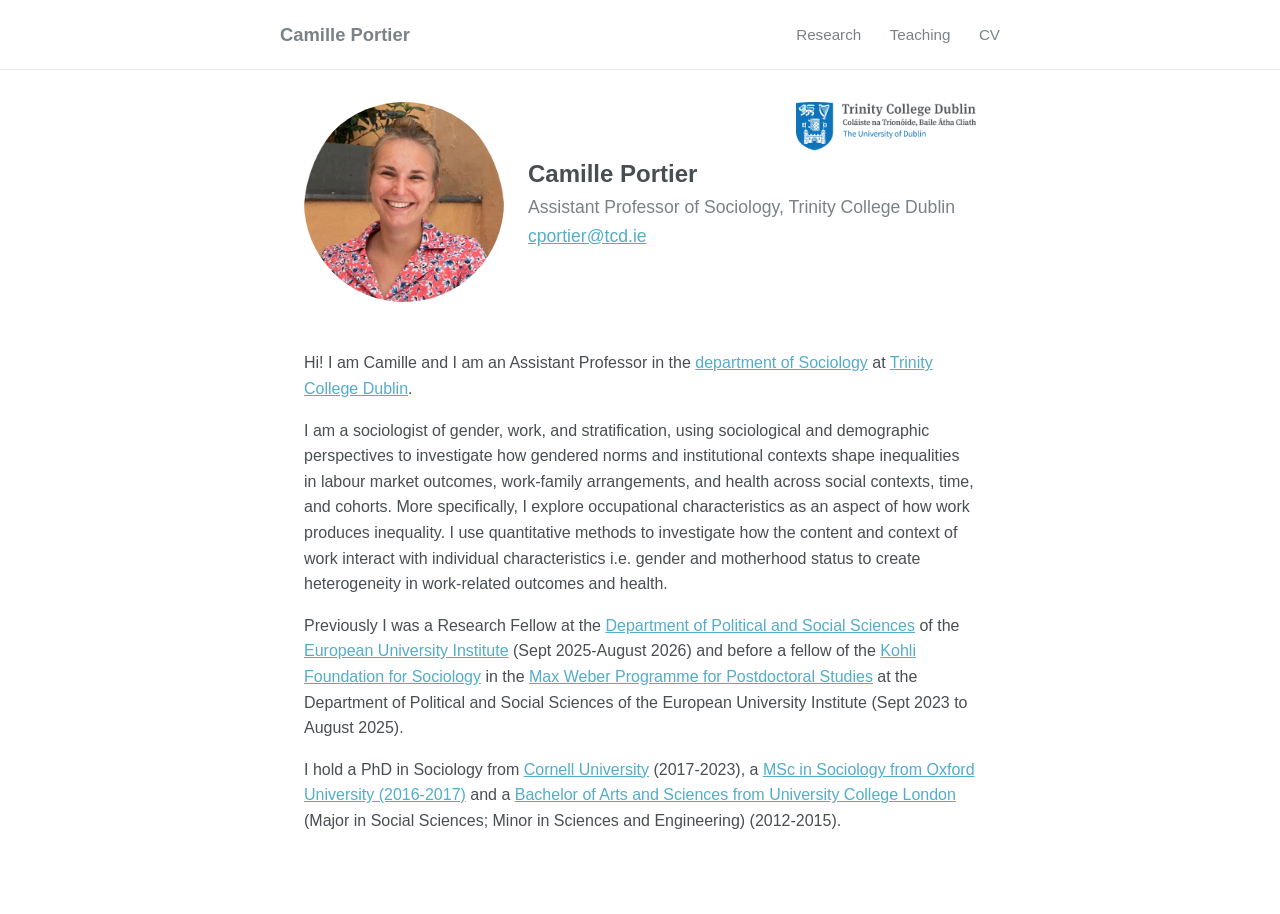
<file: index.html>
<!DOCTYPE html>
<html lang="en">
<head>
<meta charset="UTF-8">
<meta name="viewport" content="width=device-width, initial-scale=1">
<title>Camille Portier</title>
<link rel="icon" type="image/svg+xml" href="assets/images/favicon.svg">
<link rel="icon" type="image/png" href="assets/images/favicon-32.png" sizes="32x32">
<link rel="icon" type="image/png" href="assets/images/favicon-16.png" sizes="16x16">
<link rel="apple-touch-icon" href="assets/images/favicon-180.png">
<link rel="stylesheet" href="assets/css/site.css">
</head>
<body>

<header>
  <div class="nav-wrap">
    <a class="site-title" href="index.html">Camille Portier</a>
    <nav>
      <a href="research/index.html">Research</a>
      <a href="teaching/index.html">Teaching</a>
      <a href="assets/uploads/2026/05/portier_cv.pdf">CV</a>
    </nav>
  </div>
</header>

<main>
  <div class="profile">
    <img src="assets/images/camille.jpg" alt="Camille Portier">
    <div>
      <div class="name">Camille Portier</div>
      <div class="role">Assistant Professor of Sociology, Trinity College Dublin</div>
      <div class="role"><a href="mailto:cportier@tcd.ie">cportier@tcd.ie</a></div>
    </div>
    <a href="https://www.tcd.ie" class="inst-logo-link"><img src="assets/images/tcd-logo.png" alt="Trinity College Dublin" class="inst-logo"></a>
  </div>

  <p>Hi! I am Camille and I am an Assistant Professor in the <a href="https://www.tcd.ie/sociology/">department of Sociology</a> at <a href="https://www.tcd.ie">Trinity College Dublin</a>.</p>

  <p>I am a sociologist of gender, work, and stratification, using sociological and demographic perspectives to investigate how gendered norms and institutional contexts shape inequalities in labour market outcomes, work-family arrangements, and health across social contexts, time, and cohorts. More specifically, I explore occupational characteristics as an aspect of how work produces inequality. I use quantitative methods to investigate how the content and context of work interact with individual characteristics i.e. gender and motherhood status to create heterogeneity in work-related outcomes and health.</p>

  <p>Previously I was a Research Fellow at the <a href="https://www.eui.eu/en/academic-units/political-and-social-sciences">Department of Political and Social Sciences</a> of the <a href="https://www.eui.eu/en/home">European University Institute</a> (Sept 2025-August 2026) and before a fellow of the <a href="https://kohlifoundation.eu">Kohli Foundation for Sociology</a> in the <a href="https://www.eui.eu/en/academic-units/max-weber-programme-for-postdoctoral-studies">Max Weber Programme for Postdoctoral Studies</a> at the Department of Political and Social Sciences of the European University Institute (Sept 2023 to August 2025).</p>

  <p>I hold a PhD in Sociology from <a href="https://sociology.cornell.edu">Cornell University</a> (2017-2023), a <a href="https://www.sociology.ox.ac.uk/msc-sociology">MSc in Sociology from Oxford University (2016-2017)</a> and a <a href="https://www.ucl.ac.uk/arts-humanities/arts-sciences/study/undergraduate-study/arts-and-sciences-basc">Bachelor of Arts and Sciences from University College London</a> (Major in Social Sciences; Minor in Sciences and Engineering) (2012-2015).</p>
</main>

</body>
</html>
</file>
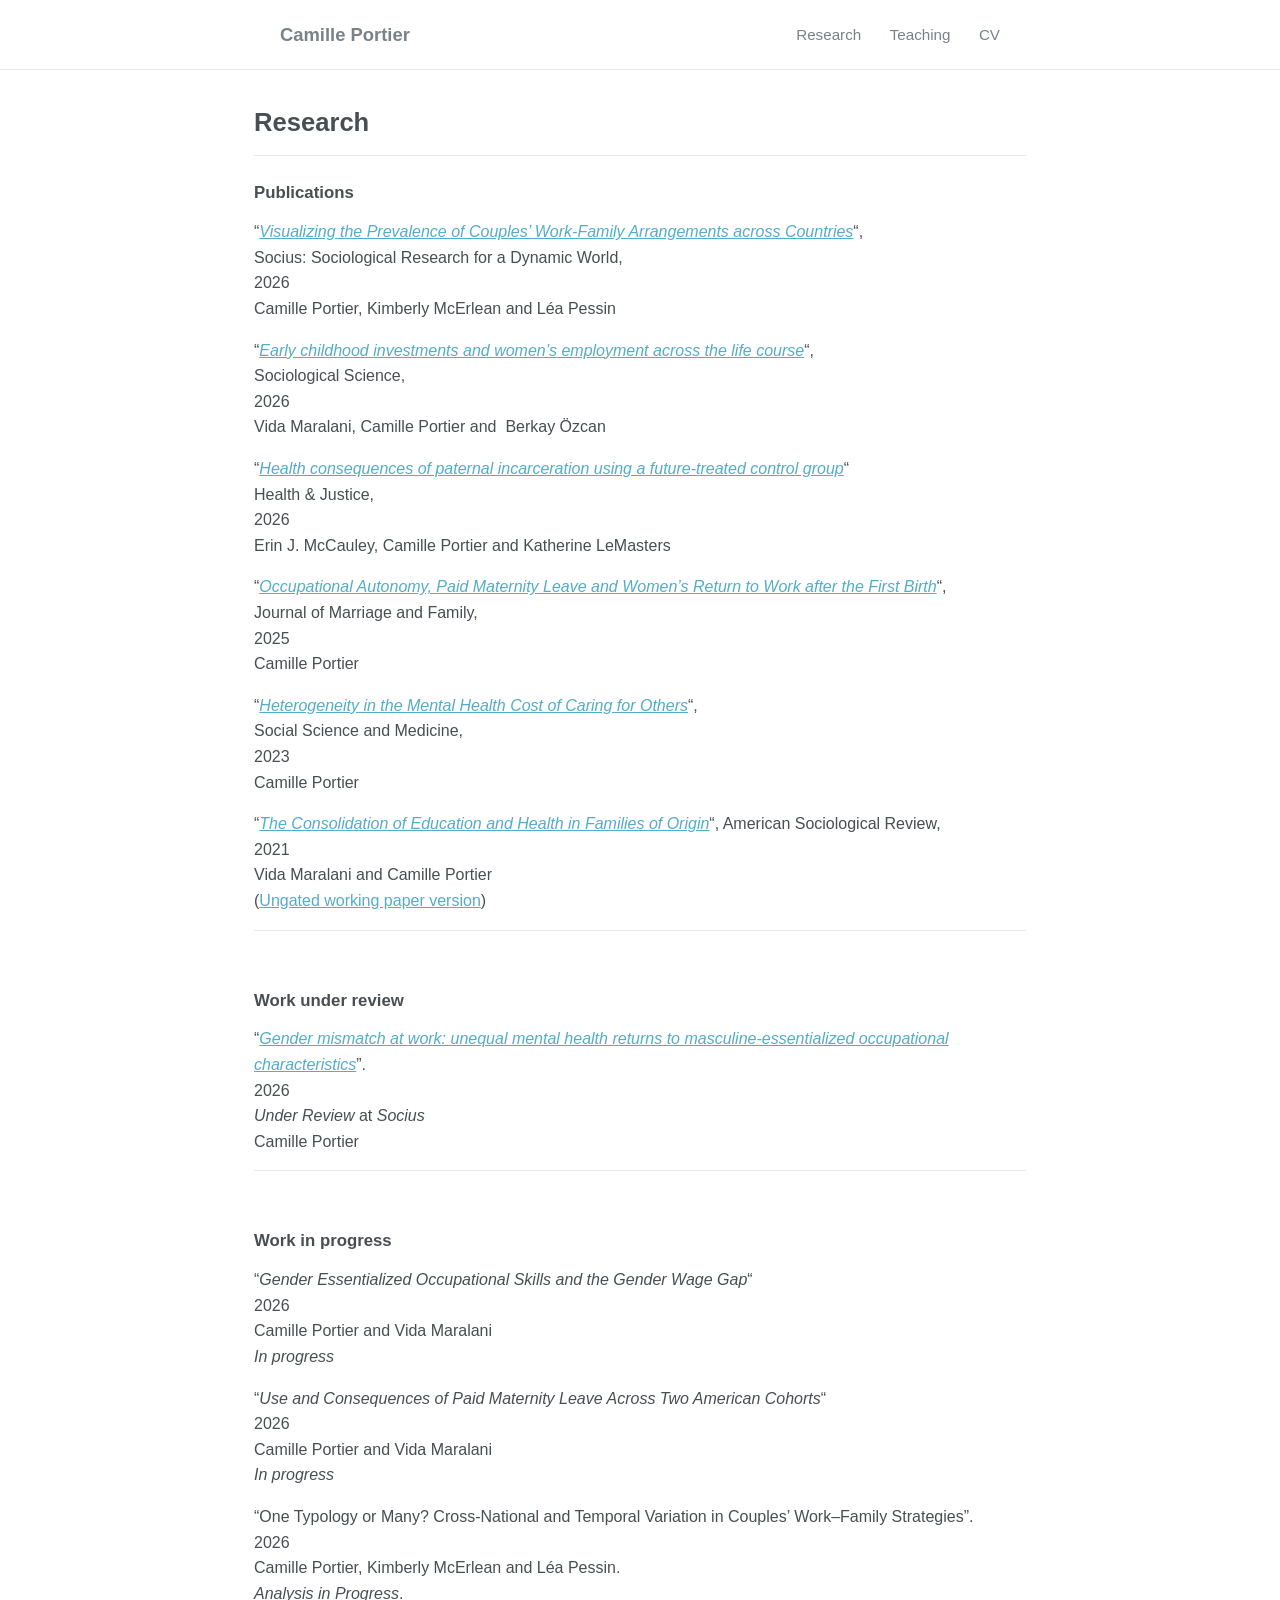
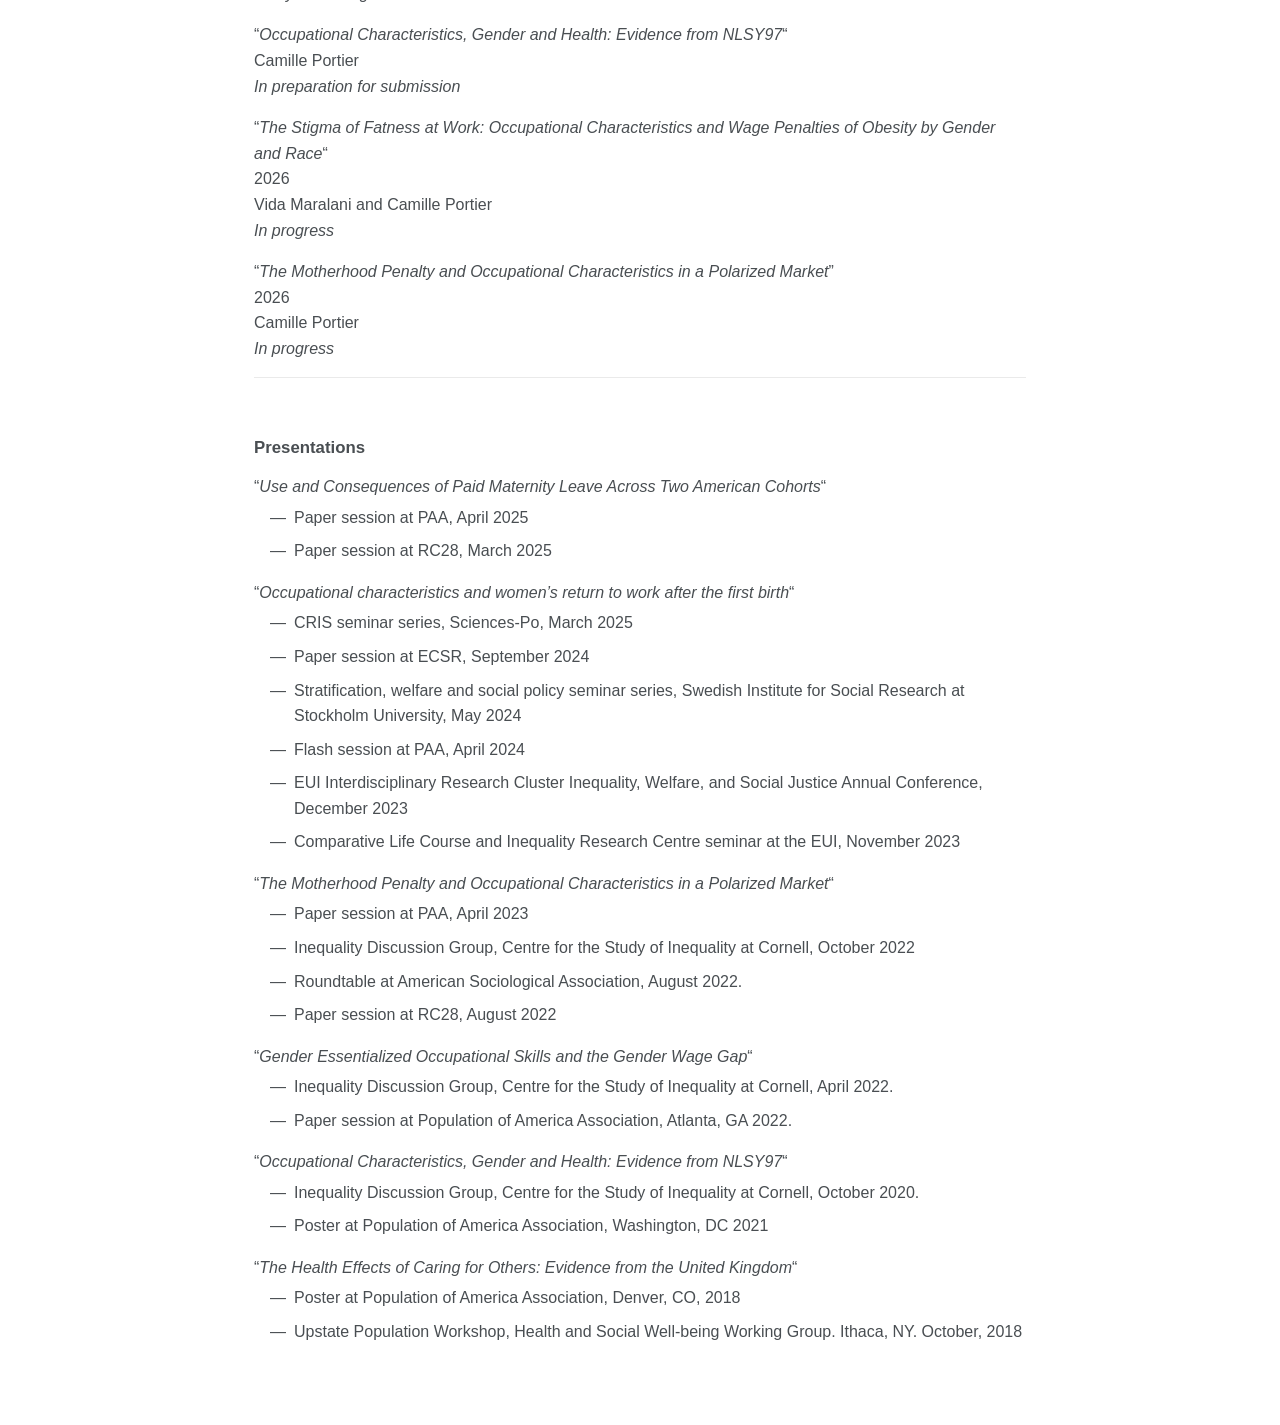
<file: research/index.html>
<!DOCTYPE html>
<html lang="en">
<head>
<meta charset="UTF-8">
<meta name="viewport" content="width=device-width, initial-scale=1">
<title>Research — Camille Portier</title>
<link rel="icon" type="image/svg+xml" href="../assets/images/favicon.svg">
<link rel="icon" type="image/png" href="../assets/images/favicon-32.png" sizes="32x32">
<link rel="icon" type="image/png" href="../assets/images/favicon-16.png" sizes="16x16">
<link rel="apple-touch-icon" href="../assets/images/favicon-180.png">
<link rel="stylesheet" href="../assets/css/site.css">
</head>
<body>

<header>
  <div class="nav-wrap">
    <a class="site-title" href="../index.html">Camille Portier</a>
    <nav>
      <a href="../research/index.html">Research</a>
      <a href="../teaching/index.html">Teaching</a>
      <a href="../assets/uploads/2026/05/portier_cv.pdf">CV</a>
    </nav>
  </div>
</header>

<main class="content-page">
<h1>Research</h1>
<h3 class="wp-block-heading">Publications</h3>



<div class="wp-block-group is-layout-constrained wp-block-group-is-layout-constrained">
<p class="wp-block-paragraph">&#8220;<a href="https://doi.org/10.1177/23780231261464303"><em>Visualizing the Prevalence of Couples’ Work-Family Arrangements across Countries</em></a>&#8220;,<br>Socius: Sociological Research for a Dynamic World, <br>2026<br>Camille Portier, Kimberly McErlean and Léa Pessin</p>



<p class="wp-block-paragraph">&#8220;<a href="../assets/uploads/2026/05/2026-maralani-portier-ozcan.pdf"><em>Early childhood investments and women’s employment across the life course</em></a>&#8220;,<br>Sociological Science, <br>2026<br>Vida Maralani, Camille Portier and  Berkay Özcan</p>



<p class="wp-block-paragraph">&#8220;<a href="../assets/uploads/2026/05/2026-mccauley-portier-lemasters.pdf"><em>Health consequences of paternal incarceration using a future-treated control group</em></a>&#8220;<br>Health &amp; Justice, <br>2026<br>Erin J. McCauley, Camille Portier and Katherine LeMasters</p>



<p class="wp-block-paragraph">&#8220;<a href="https://onlinelibrary.wiley.com/doi/full/10.1111/jomf.13089"><em>Occupational Autonomy, Paid Maternity Leave and Women&#8217;s Return to Work after the First Birth</em></a>&#8220;,<br>Journal of Marriage and Family, <br>2025<br>Camille Portier</p>



<p class="wp-block-paragraph">&#8220;<em><a href="https://doi.org/10.1016/j.socscimed.2023.115922">Heterogeneity in the Mental Health Cost of Caring for Others</a></em>&#8220;,<br>Social Science and Medicine, <br>2023<br>Camille Portier</p>



<p class="wp-block-paragraph">&#8220;<em><a href="https://doi.org/10.1177%2F00031224211028592">The Consolidation of Education and Health in Families of Origin</a></em>&#8220;, American Sociological Review, <br>2021<br>Vida Maralani and Camille Portier<br>(<a href="../assets/uploads/2021/04/maralani-portier-unequal-start-asr-final.pdf">Ungated working paper version</a>)</p>
</div>



<hr class="wp-block-coblocks-dynamic-separator" style="height:34px" />



<h3 class="wp-block-heading">Work under review</h3>



<p class="wp-block-paragraph">“<a href="../assets/uploads/2025/10/portier_gendermistmatch.pdf"><em>Gender mismatch at work: unequal mental health returns to masculine-essentialized occupational characteristics</em></a>”. <br>2026<br><em>Under Review</em> at <em><em>Socius</em></em><br>Camille Portier</p>



<hr class="wp-block-coblocks-dynamic-separator" style="height:34px" />



<h3 class="wp-block-heading">Work in progress</h3>



<p class="wp-block-paragraph">&#8220;<em>Gender Essentialized Occupational Skills and the Gender Wage Gap</em>&#8220;<br>2026<br>Camille Portier and Vida Maralani<br><em>In progress</em></p>



<p class="wp-block-paragraph">&#8220;<em>Use and Consequences of Paid Maternity Leave Across Two American Cohorts</em>&#8220;<br>2026<br>Camille Portier and Vida Maralani<br><em>In progress</em></p>



<p class="wp-block-paragraph">“One Typology or Many? Cross-National and Temporal Variation in Couples’ Work–Family Strategies”. <br>2026<br>Camille Portier, Kimberly McErlean and Léa Pessin. <br><em>Analysis in Progress</em>.</p>



<p class="wp-block-paragraph">&#8220;<em>Occupational Characteristics, Gender and Health: Evidence from NLSY97</em>&#8220;<br>Camille Portier<br><em>In preparation for submission</em></p>



<p class="wp-block-paragraph">&#8220;<em>The Stigma of Fatness at Work: Occupational Characteristics and Wage Penalties of Obesity by Gender and Race</em>&#8220;<br>2026<br>Vida Maralani and Camille Portier<br><em>In progress</em></p>



<p class="wp-block-paragraph">“<em>The Motherhood Penalty and Occupational Characteristics in a Polarized Market</em>”<br>2026<br>Camille Portier<br><em>In progress</em></p>



<hr class="wp-block-coblocks-dynamic-separator" style="height:34px" />



<h3 class="wp-block-heading">Presentations</h3>



<p class="wp-block-paragraph presentation-title">&#8220;<em>Use and Consequences of Paid Maternity Leave Across Two American Cohorts</em>&#8220;</p>



<ul class="wp-block-list presentation-list">
<li>Paper session at PAA, April 2025</li>



<li>Paper session at RC28, March 2025</li>
</ul>



<p class="wp-block-paragraph presentation-title">&#8220;<em>Occupational characteristics and women&#8217;s return to work after the first birth</em>&#8220;</p>



<ul class="wp-block-list presentation-list">
<li>CRIS seminar series, Sciences-Po, March 2025</li>



<li>Paper session at ECSR, September 2024</li>



<li>Stratification, welfare and social policy seminar series, Swedish Institute for Social Research at Stockholm University, May 2024</li>



<li>Flash session at PAA, April 2024</li>



<li>EUI Interdisciplinary Research Cluster Inequality, Welfare, and Social Justice Annual Conference, December 2023</li>



<li>Comparative Life Course and Inequality Research Centre seminar at the EUI, November 2023</li>
</ul>



<p class="wp-block-paragraph presentation-title">&#8220;<em>The Motherhood Penalty and Occupational Characteristics in a Polarized Market</em>&#8220;</p>



<ul class="wp-block-list presentation-list">
<li>Paper session at PAA, April 2023</li>



<li>Inequality Discussion Group, Centre for the Study of Inequality at Cornell, October 2022</li>



<li>Roundtable at American Sociological Association, August 2022.</li>



<li>Paper session at RC28, August 2022</li>
</ul>



<p class="wp-block-paragraph presentation-title">&#8220;<em>Gender Essentialized Occupational Skills and the Gender Wage Gap</em>&#8220;</p>



<ul class="wp-block-list presentation-list">
<li>Inequality Discussion Group, Centre for the Study of Inequality at Cornell, April 2022.</li>



<li>Paper session at Population of America Association, Atlanta, GA 2022.</li>
</ul>



<p class="wp-block-paragraph presentation-title">&#8220;<em>Occupational Characteristics, Gender and Health: Evidence from NLSY97</em>&#8220;</p>



<ul class="wp-block-list presentation-list">
<li>Inequality Discussion Group, Centre for the Study of Inequality at Cornell, October 2020.</li>



<li>Poster at Population of America Association, Washington, DC 2021</li>
</ul>



<p class="wp-block-paragraph presentation-title">&#8220;<em>The Health Effects of Caring for Others: Evidence from the United Kingdom</em>&#8220;</p>



<ul class="wp-block-list presentation-list">
<li>Poster at Population of America Association, Denver, CO, 2018</li>



<li>Upstate Population Workshop, Health and Social Well-being Working Group. Ithaca, NY. October, 2018</li>
</ul>
</main>

</body>
</html>
</file>
<file: assets/css/site.css>
:root {
  --text: #494e52;
  --muted: #7a8288;
  --link: #52adc8;
  --border: #eaeaea;
  --max-width: 720px;
  --max-width-content: 820px;
}
* { box-sizing: border-box; }
html, body {
  margin: 0;
  padding: 0;
  background: #ffffff;
  color: var(--text);
  font-family: -apple-system, "SFNSText-Regular", "San Francisco", Roboto, "Segoe UI", "Helvetica Neue", "Lucida Grande", Arial, sans-serif;
  font-size: 16px;
  line-height: 1.6;
}
a {
  color: var(--link);
  text-decoration: underline;
  word-break: break-word;
}
a:hover { opacity: 0.8; }

header {
  border-bottom: 1px solid var(--border);
  padding: 1.25rem 1.5rem;
}
.nav-wrap {
  max-width: var(--max-width);
  margin: 0 auto;
  display: flex;
  align-items: center;
  justify-content: space-between;
  flex-wrap: wrap;
  gap: 0.75rem;
}
.site-title {
  font-size: 1.15rem;
  font-weight: 600;
  color: var(--muted);
  text-decoration: none;
}
nav a {
  color: var(--muted);
  text-decoration: none;
  margin-left: 1.5rem;
  font-size: 0.95rem;
}
nav a:first-child { margin-left: 0; }
nav a:hover { color: var(--link); }

main {
  max-width: var(--max-width);
  margin: 0 auto;
  padding: 2rem 1.5rem 4rem;
}

.profile {
  position: relative;
  display: flex;
  align-items: center;
  gap: 1.5rem;
  margin-bottom: 3rem;
}
.profile img {
  width: 200px;
  height: 200px;
  border-radius: 50%;
  object-fit: cover;
  object-position: 50% 20%;
  flex-shrink: 0;
}
.profile img.logo-avatar {
  width: 180px;
  height: auto;
  border-radius: 0;
  object-fit: contain;
}
.profile .inst-logo-link {
  position: absolute;
  top: 0;
  right: 0;
}
.profile img.inst-logo {
  display: block;
  width: 180px;
  max-width: 100%;
  height: auto;
  border-radius: 0;
  object-fit: contain;
}
@media (max-width: 520px) {
  .profile .inst-logo-link { position: static; }
  .profile img.inst-logo { margin: 0 auto; }
}
.profile .name {
  font-weight: 600;
  color: var(--text);
  font-size: 1.5rem;
}
.profile .role {
  color: var(--muted);
  font-size: 1.1rem;
}

@media (max-width: 520px) {
  .profile { flex-direction: column; text-align: center; }
}

h2.welcome {
  font-size: 1rem;
  margin: 0 0 1rem;
}

ul.bio, ul.news {
  padding-left: 1.25rem;
  margin: 0 0 1.5rem;
}
ul.bio li, ul.news > li {
  margin-bottom: 0.85rem;
}
ul.news ul {
  padding-left: 1.25rem;
  margin-top: 0.6rem;
}
ul.news ul li {
  margin-bottom: 0.6rem;
  font-size: 0.95rem;
}
.news-date {
  font-weight: 600;
}

footer {
  max-width: var(--max-width);
  margin: 0 auto;
  padding: 1.5rem 1.5rem 3rem;
  color: var(--muted);
  font-size: 0.85rem;
  border-top: 1px solid var(--border);
}
footer a { color: var(--muted); }

/* ---- Migrated content pages (Research, Teaching, Talks, News posts, etc.) ---- */
main.content-page {
  max-width: var(--max-width-content);
}
main.content-page h1 {
  font-size: 1.6rem;
  color: var(--text);
  margin: 0 0 1.5rem;
  border-bottom: 1px solid var(--border);
  padding-bottom: 0.75rem;
}
main.content-page h2 {
  font-size: 1.25rem;
  margin: 2rem 0 1rem;
}
main.content-page h3 {
  font-size: 1.05rem;
  margin: 1.5rem 0 0.75rem;
}
main.content-page p { margin: 0 0 1rem; }
main.content-page p.presentation-title { margin-bottom: 0.3rem; }
main.content-page ul.presentation-list {
  padding-left: 2.5rem;
  list-style: none;
}
main.content-page ul.presentation-list li {
  position: relative;
}
main.content-page ul.presentation-list li::before {
  content: "\2014";
  position: absolute;
  left: -1.5rem;
}
main.content-page ul, main.content-page ol {
  padding-left: 1.25rem;
  margin: 0 0 1rem;
}
main.content-page li { margin-bottom: 0.5rem; }
main.content-page img, main.content-page video, main.content-page iframe {
  max-width: 100%;
  height: auto;
}
main.content-page figure { margin: 1.5rem 0; text-align: center; }
main.content-page img.aligncenter {
  display: block;
  margin: 1rem auto;
}
main.content-page img.page-icon {
  width: 180px;
  height: 104px;
  object-fit: contain;
}
main.content-page img.alignleft {
  display: block;
  margin: 1rem 1rem 1rem 0;
  float: left;
}
main.content-page img.alignright {
  display: block;
  margin: 1rem 0 1rem 1rem;
  float: right;
}
main.content-page figcaption {
  font-size: 0.85rem;
  color: var(--muted);
  margin-top: 0.4rem;
}
main.content-page blockquote {
  border-left: 3px solid var(--border);
  margin: 1rem 0;
  padding: 0.25rem 0 0.25rem 1rem;
  color: var(--muted);
}
main.content-page table {
  border-collapse: collapse;
  width: 100%;
  margin: 1rem 0;
  font-size: 0.95rem;
}
main.content-page table td, main.content-page table th {
  border: 1px solid var(--border);
  padding: 0.5rem;
  text-align: left;
}
main.content-page hr {
  border: none;
  border-top: 1px solid var(--border);
  margin: 1.5rem 0;
}
main.content-page hr.wp-block-coblocks-dynamic-separator {
  margin: 0;
}
main.content-page .post-date {
  color: var(--muted);
  font-size: 0.9rem;
  margin: -1rem 0 1.5rem;
}

ul.archive-list {
  list-style: none;
  padding-left: 0;
}
ul.archive-list li {
  margin-bottom: 0.6rem;
}
ul.archive-list .news-date {
  color: var(--muted);
  font-weight: 400;
  font-variant-numeric: tabular-nums;
}
</file>
